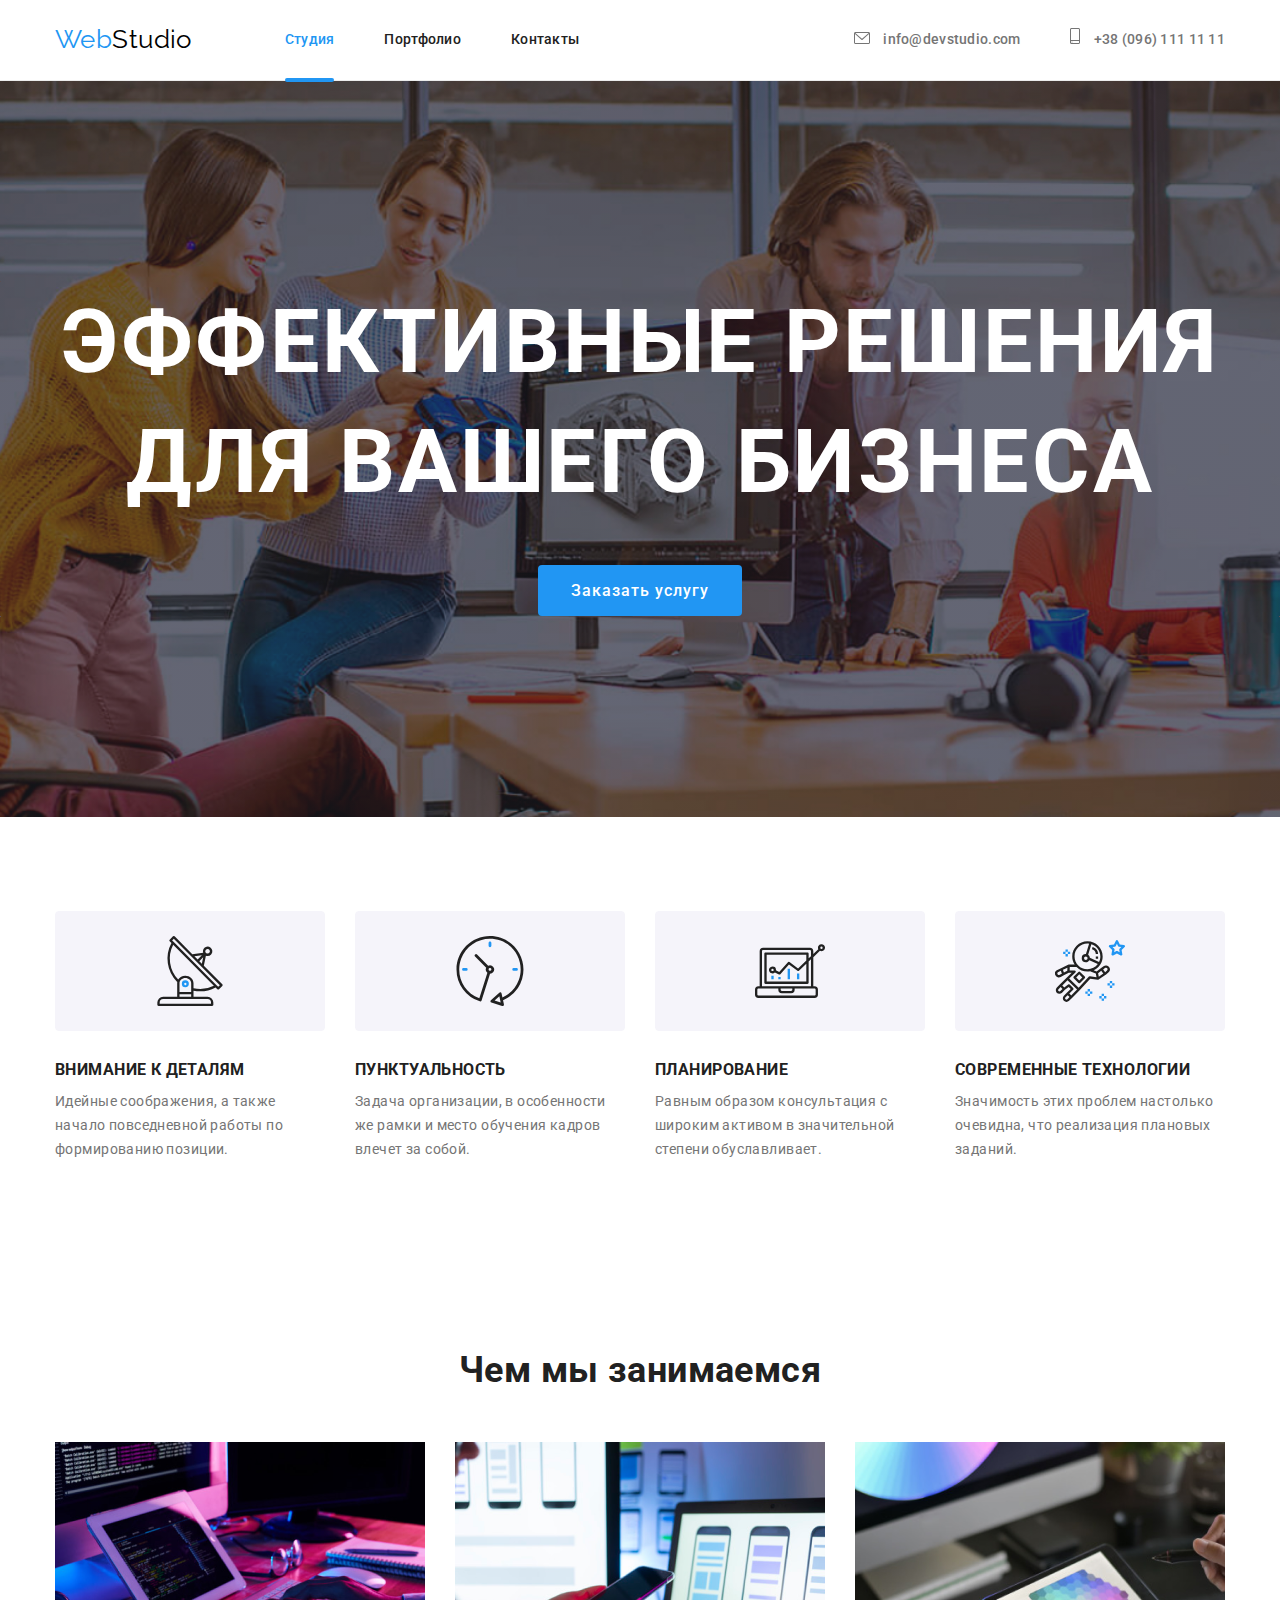
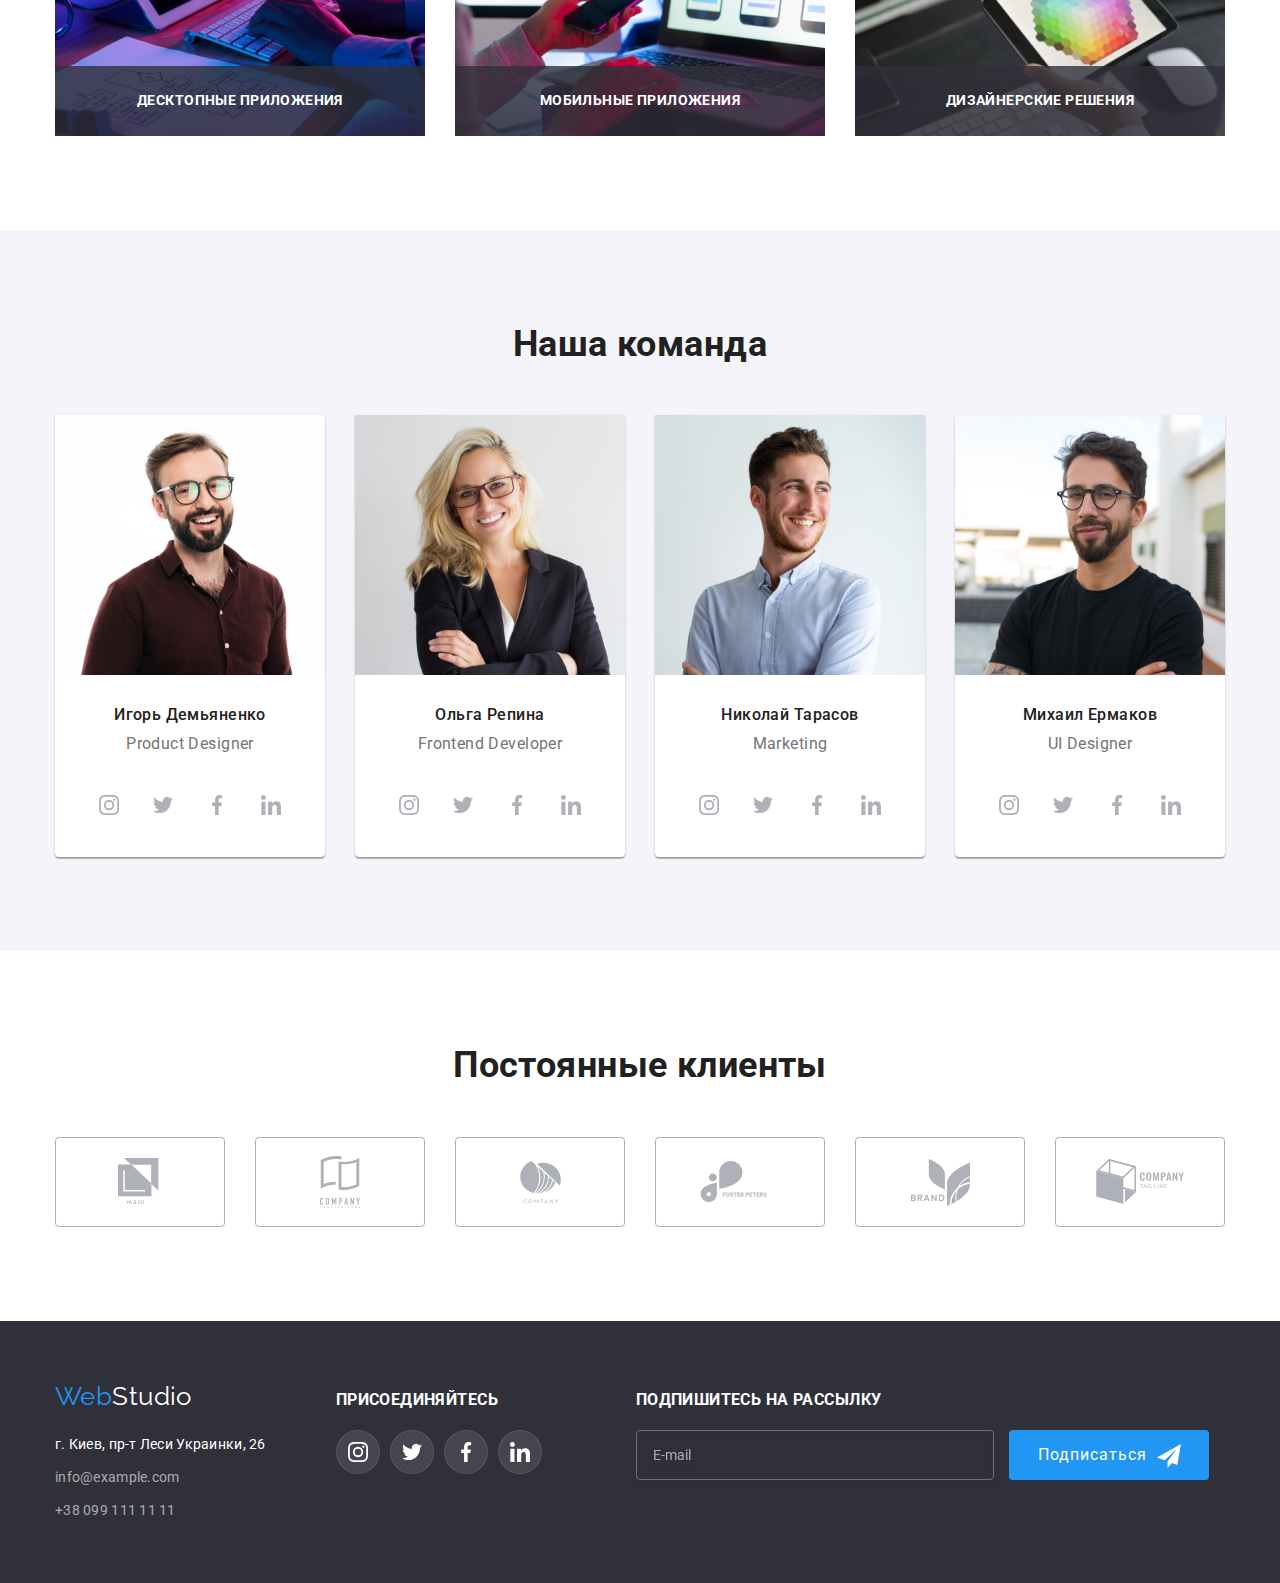
<file: index.html>
<!DOCTYPE html>
<html lang="en">

<head>
  <meta charset="UTF-8" />
  <link href="https://fonts.googleapis.com/css2?family=Raleway:wght@700&family=Roboto:wght@400;500;700;900&display=swap"
    rel="stylesheet">
  <link href="https://cdnjs.cloudflare.com/ajax/libs/modern-normalize/1.0.0/modern-normalize.min.css" rel="stylesheet">
  <title>main</title>
  <link rel="stylesheet" href="./css/general.min.css">
  <link rel="stylesheet" href="./css/main.min.css">
  <link rel="stylesheet" href="./css/portfolio.min.css">
</head>

<body class="page">
  <!--top line-->
  <header class="page-header">
    <div class="container flex">
      <nav class="page-nav flexbox">
        <!-- logo -->
        <a href="./index.html" class="logo"><span class="logo__third">Web</span><span class="logo__primary">Studio</span></a>
        <!--menu-nav-->
        <ul class="site-navigation list flexbox">
          <li class="site-navigation__item"><a href="" class="site-navigation__link site-navigation__link--current link">Студия</a></li>
          <li class="site-navigation__item"><a href="./portfolio.html" class="site-navigation__link link">Портфолио</a></li>
          <li class="site-navigation__item"><a href="#" class="site-navigation__link link">Контакты</a></li>
        </ul>
      </nav>
        <!--contact-->
      <address class="contact-header">
        <ul class="contact list flexbox">
          <li class="contact__item">
            <a href="mailto:info@devstudio.com" class="contact__link link">
              <svg class="contact__mail-icon" width="16" height="12">
                <use href="./images/icons/sprite.svg#envelope"></use>
              </svg>
              info@devstudio.com
            </a>
          </li>
          <li class="contact__item">
            <a href="tel:+380961111111" class="contact__link link">
              <svg class="contact__phone-icon" width="10" height="16">
                <use href="./images/icons/sprite.svg#smartphone"></use>
              </svg>
              +38 (096) 111 11 11
            </a>
          </li>
        </ul>
      </address>
    </div>
  </header>

  <main>
    <!-- site header -->
    <!-- Эффективные решения для вашего бизнеса -->
    <section class="solution">
      <div class="solution-container">
        <h1 class="solution__title">Эффективные решения </br> для вашего бизнеса</h1>
        <button class="btn-primary solution__btn-primary button " data-modal-open>Заказать услугу</button>
      </div>
    </section>

    <!--Особенности-->
    <section class="feature section">
      <div class="container">
        <h2 class="visually-hidden">Особенности</h2>
        <ul class="features list flexbox">
          <li class="features__item">
            <div class="features__features-icon">
              <svg class="features__icon-antenna">
                <use href="./images/icons/sprite.svg#antenna"></use>
              </svg>
            </div>
            <h3 class="features__title">Внимание к деталям</h3>
            <p class="features__text">Идейные соображения, а также начало повседневной работы по формированию позиции.
            </p>
          </li>
          <li class="features__item">
            <div class="features__features-icon">
              <svg class="features__icon-clock">
                <use href="./images/icons/sprite.svg#clock"></use>
              </svg>
            </div>
            <h3 class="features__title">Пунктуальность</h3>
            <p class="features__text">Задача организации, в особенности же рамки и место обучения кадров влечет за собой.
            </p>
          </li>
          <li class="features__item">
            <div class="features__features-icon">
              <svg class="features__icon-diagram">
                <use href="./images/icons/sprite.svg#diagram"></use>
              </svg>
            </div>
            <h3 class="features__title">Планирование</h3>
            <p class="features__text">Равным образом консультация с широким активом в значительной степени обуславливает.
            </p>
          </li>
          <li class="features__item">
            <div class="features__features-icon">
              <svg class="features__icon-astronaut">
                <use href="./images/icons/sprite.svg#astronaut"></use>
              </svg>
            </div>
            <h3 class="features__title">Современные технологии</h3>
            <p class="features__text">Значимость этих проблем настолько очевидна, что реализация плановых заданий.</p>
          </li>
        </ul>
      </div>
    </section>

    <!--Чем мы занимаемся-->
    <section class="work section">
      <div class="container">
        <h2 class="work__title">Чем мы занимаемся</h2>
        <ul class="works list flexbox">
          <li class="works__item">
            <div class="works__thumb">
              <img src="./images/work-section/img/img01.png" alt="фото разработка приложения" width="370" height="294">
              <p class="works__label">Десктопные приложения</p>
            </div>
          </li>
          <li class="works__item">
            <div class="works__thumb">
              <img src="./images/work-section/img/img02.png" alt=" фото оформление дизайна приложения" width="370"
                height="294">
              <p class="works__label">Мобильные приложения</p>
          </li>
          <li class="works__item">
            <div class="works__thumb">
              <img src="./images/work-section/img/img03.png" alt="фото цветовая гамма приложения" width="370"
                height="294">
              <p class="works__label">Дизайнерские решения</p>
            </div>
          </li>
        </ul>
      </div>
    </section>

    <!--Наша команда-->
    <section class="our-team section">
      <div class="container">
        <h2 class="our-team__title">Наша команда</h2>
        <ul class="ours-teams list flexbox">
          <li class="ours-teams__item">
            <img src="./images/our-team-section/img/img04.jpg" alt="фотография Игоря Демьяненка" width="270" height="260"
              class="image">
            <h3 class="ours-teams__title">Игорь Демьяненко</h3>
            <p class="ours-teams__text">Product Designer</p>
            <ul class="socials list flexbox">
              <li class="socials__item">
                <a class="socials__link">
                  <svg class="socials__icon">
                    <use href="./images/icons/sprite.svg#instagram"></use>
                  </svg>
                </a>
              </li>
              <li class="socials__item">
                <a class="socials__link">
                  <svg class="socials__icon">
                    <use href="./images/icons/sprite.svg#twitter"></use>
                  </svg>
                </a>
              </li>
              <li class="socials__item">
                <a class="socials__link">
                  <svg class="socials__icon">
                    <use href="./images/icons/sprite.svg#facebook"></use>
                  </svg>
                </a>
              </li>
              <li class="socials__item">
                <a class="socials__link">
                  <svg class="socials__icon">
                    <use href="./images/icons/sprite.svg#linkedin"></use>
                  </svg>
                </a>
              </li>
            </ul>
          </li>
          <li class="ours-teams__item">
            <img src="./images/our-team-section/img/img05.jpg" alt="фотография Ольги Репиной" width="270" height="260"
              class="image">
            <h3 class="ours-teams__title">Ольга Репина</h3>
            <p class="ours-teams__text">Frontend Developer</p>
            <ul class="socials list flexbox">
              <li class="socials__item">
                <a class="socials__link">
                  <svg class="socials__icon">
                    <use href="./images/icons/sprite.svg#instagram"></use>
                  </svg>
                </a>
              </li>
              <li class="socials__item">
                <a class="socials__link">
                  <svg class="socials__icon">
                    <use href="./images/icons/sprite.svg#twitter"></use>
                  </svg>
                </a>
              </li>
              <li class="socials__item">
                <a class="socials__link">
                  <svg class="socials__icon">
                    <use href="./images/icons/sprite.svg#facebook"></use>
                  </svg>
                </a>
              </li>
              <li class="socials__item">
                <a class="socials__link">
                  <svg class="socials__icon">
                    <use href="./images/icons/sprite.svg#linkedin"></use>
                  </svg>
                </a>
              </li>
            </ul>
          </li>
          <li class="ours-teams__item">
            <img src="./images/our-team-section/img/img06.jpg" alt="фотография Николая Тарасова" width="270" height="260"
              class="image">
            <h3 class="ours-teams__title">Николай Тарасов</h3>
            <p class="ours-teams__text">Marketing</p>
            <ul class="socials list flexbox">
              <li class="socials__item">
                <a class="socials__link">
                  <svg class="socials__icon">
                    <use href="./images/icons/sprite.svg#instagram"></use>
                  </svg>
                </a>
              </li>
              <li class="socials__item">
                <a class="socials__link">
                  <svg class="socials__icon">
                    <use href="./images/icons/sprite.svg#twitter"></use>
                  </svg>
                </a>
              </li>
              <li class="socials__item">
                <a class="socials__link">
                  <svg class="socials__icon">
                    <use href="./images/icons/sprite.svg#facebook"></use>
                  </svg>
                </a>
              </li>
              <li class="socials__item">
                <a class="socials__link">
                  <svg class="socials__icon">
                    <use href="./images/icons/sprite.svg#linkedin"></use>
                  </svg>
                </a>
              </li>
            </ul>
          </li>
          <li class="ours-teams__item">
            <img src="./images/our-team-section/img/img07.jpg" alt="фотография Михаила Ермакова" width="270" height="260"
              class="image">
            <h3 class="ours-teams__title">Михаил Ермаков</h3>
            <p class="ours-teams__text">UI Designer</p>
            <ul class="socials list flexbox">
              <li class="socials__item">
                <a class="socials__link">
                  <svg class="socials__icon">
                    <use href="./images/icons/sprite.svg#instagram"></use>
                  </svg>
                </a>
              </li>
              <li class="socials__item">
                <a class="socials__link">
                  <svg class="socials__icon">
                    <use href="./images/icons/sprite.svg#twitter"></use>
                  </svg>
                </a>
              </li>
              <li class="socials__item">
                <a class="socials__link">
                  <svg class="socials__icon">
                    <use href="./images/icons/sprite.svg#facebook"></use>
                  </svg>
                </a>
              </li>
              <li class="socials__item">
                <a class="socials__link">
                  <svg class="socials__icon">
                    <use href="./images/icons/sprite.svg#linkedin"></use>
                  </svg>
                </a>
              </li>
            </ul>
          </li>
        </ul>
      </div>
    </section>

    <!--Постоянные клиенты-->
    <section class="costumer section">
      <div class="container">
        <h2 class="costumer__title">Постоянные клиенты</h2>
        <ul class="costumers flexbox list">
          <li class="costumers__item">
            <a href="#" class="costumers__link">
              <svg class="costumers__icon" width="44.27" height="49.23">
                <use href="./images/icons/sprite.svg#logo 1"></use>
              </svg>
            </a>
          </li>
          <li class="costumers__item">
            <a href="#" class="costumers__link">
              <svg class="costumers__icon" width="40" height="52">
                <use href="./images/icons/sprite.svg#logo 2"></use>
              </svg>
            </a>
          </li>
          <li class="costumers__item">
            <a href="#" class="costumers__link">
              <svg class="costumers__icon" width="41" height="42.6">
                <use href="./images/icons/sprite.svg#logo 3"></use>
              </svg>
            </a>
          </li>
          <li class="costumers__item">
            <a href="#" class="costumers__link">
              <svg class="costumers__icon" width="79.66" height="42.02">
                <use href="./images/icons/sprite.svg#logo 4"></use>
              </svg>
            </a>
          </li>
          <li class="costumers__item">
            <a href="#" class="costumers__link">
              <svg class="costumers__icon" width="59" height="47">
                <use href="./images/icons/sprite.svg#logo 5"></use>
              </svg>
            </a>
          </li>
          <li class="costumers__item">
            <a href="#" class="costumers__link">
              <svg class="costumers__icon" width="88.48" height="45.44">
                <use href="./images/icons/sprite.svg#logo 6"></use>
              </svg>
            </a>
          </li>
        </ul>
      </div>
    </section>
  </main>
  <!--footer-->
  <footer class="footer fon">

  <div class="container flexbox footer-content">
    <div class="box-location box-footer">
      <a href="./index.html" class="logo footer__logo"><span class="logo__third">Web</span><span
          class="logo__secondary">Studio</span>
      </a>
      <address class="location-footer flexbox">
        <p class="location-footer__text link">г. Киев, пр-т Леси Украинки, 26</p>
        <a href="mailto:info@example.com" class="location-footer__link link">info@example.com</a>
        <a href=" tel:+380991111111" class="location-footer__link link">+38 099 111 11 11</a>
      </address>
    </div>

    <div class="box-socseti box-footer">
      <h3 class="box-socseti__title">присоединяйтесь</h3>
      <ul class="social-footer list flexbox">
        <li class="social-footer__item">
          <a href="https://www.instagram.com" class="social-footer-link" aria-label="ссылка на instagram">
            <svg class="social-footer__icon">
              <use href="./images/icons/sprite.svg#instagram"></use>
            </svg>
          </a>
        </li>
        <li class="social-footer__item">
          <a href="https://twitter.com" class="social-footer-link" aria-label="ссылка на twitter">
            <svg class="social-footer__icon">
              <use href="./images/icons/sprite.svg#twitter"></use>
            </svg>
          </a>
        </li>
        <li class="social-footer__item">
          <a href="https://www.facebook.com" class="social-footer-link" aria-label="ссылка на facebook">
            <svg class="social-footer__icon">
              <use href="./images/icons/sprite.svg#facebook"></use>
            </svg>
          </a>
        </li>
        <li class="social-footer__item">
          <a href="https://www.linkedin.com" class="social-footer-link" aria-label="ссылка на linkedin">
            <svg class="social-footer__icon">
              <use href="./images/icons/sprite.svg#linkedin"></use>
            </svg>
          </a>
        </li>
      </ul>
    </div>

      <!-- оформление form в footer -->
      <form class="footer-form">
        <h3 class="footer-form__title-form">Подпишитесь на рассылку</h3>
        <input type="email" name="user-email" class="footer-form__input" placeholder="E-mail" />
        <button type="submit" class="btn-footer footer-form__btn-footer button">Подписаться</button>
      </form>
    </div>
  </footer>
  <!-- модальное окно -->
  <div class="backdrop is-hidden" data-modal>
    <div class="modal">
      <button class="close-btn" data-modal-close>
        <svg class="close-icon" width="18" height="18">
          <use href="./images/icons/sprite.svg#close"></use>
        </svg>
      </button>
      <!--оформление формы модального окна-->
      <h3 class="modal__title">Оставьте свои данные, мы вам перезвоним</h3>
      <form id="form" class="form">
        <!-- Запись данных пользователя -->
        <label for="name" class="form__label">
          Имя
          <input type="text" id="name" name="user-name" class="form_input" placeholder="введите имя" value="Алексей" />
          <svg class="form__icon">
            <use href="./images/icons/sprite.svg#person"></use>
          </svg>
        </label>

        <label for="phone" class="form__label">
          Телефон
          <input type="tel" id="phone" name="user-phone" class="form_input" placeholder="введите телефон"
            value="+38(0)" />
          <svg class="form__icon">
            <use href="./images/icons/sprite.svg#phone"></use>
          </svg>
        </label>

        <label for="mail" class="form__label">
          Почта
          <input type="email" id="mail" name="user-email" class="form_input" placeholder="введите почту"
            value="123456@ukr.net" />
          <svg class="form__icon">
            <use href="./images/icons/sprite.svg#email"></use>
          </svg>
        </label>
        <!-- Коментарий -->
        <label for="comments" class="comment-form">
          Комментарий
          <textarea id="comments" name="comment" class="form__textarea form_input"
            placeholder="Введите текст">
          </textarea>
        </label>
        <!-- Чекбокс -->
        <label for="agree" class="form__checkbox">
          <input type="checkbox" id="agree" name="agreement" class="form__custom">
          <span class="form__checkbox-icon"></span> Соглашаюсь с рассылкой и принимаю <a href="" class="form__checkbox-link">Условия
            договора</a>
        </label>
        <!-- Кнопка формы-->
        <button type="submit" class="btn-form form__btn-form button ">Отправить</button>
      </form>
    </div>
  </div>
  <script src="./js/modal.js"></script>
</body>

</html>
</file>
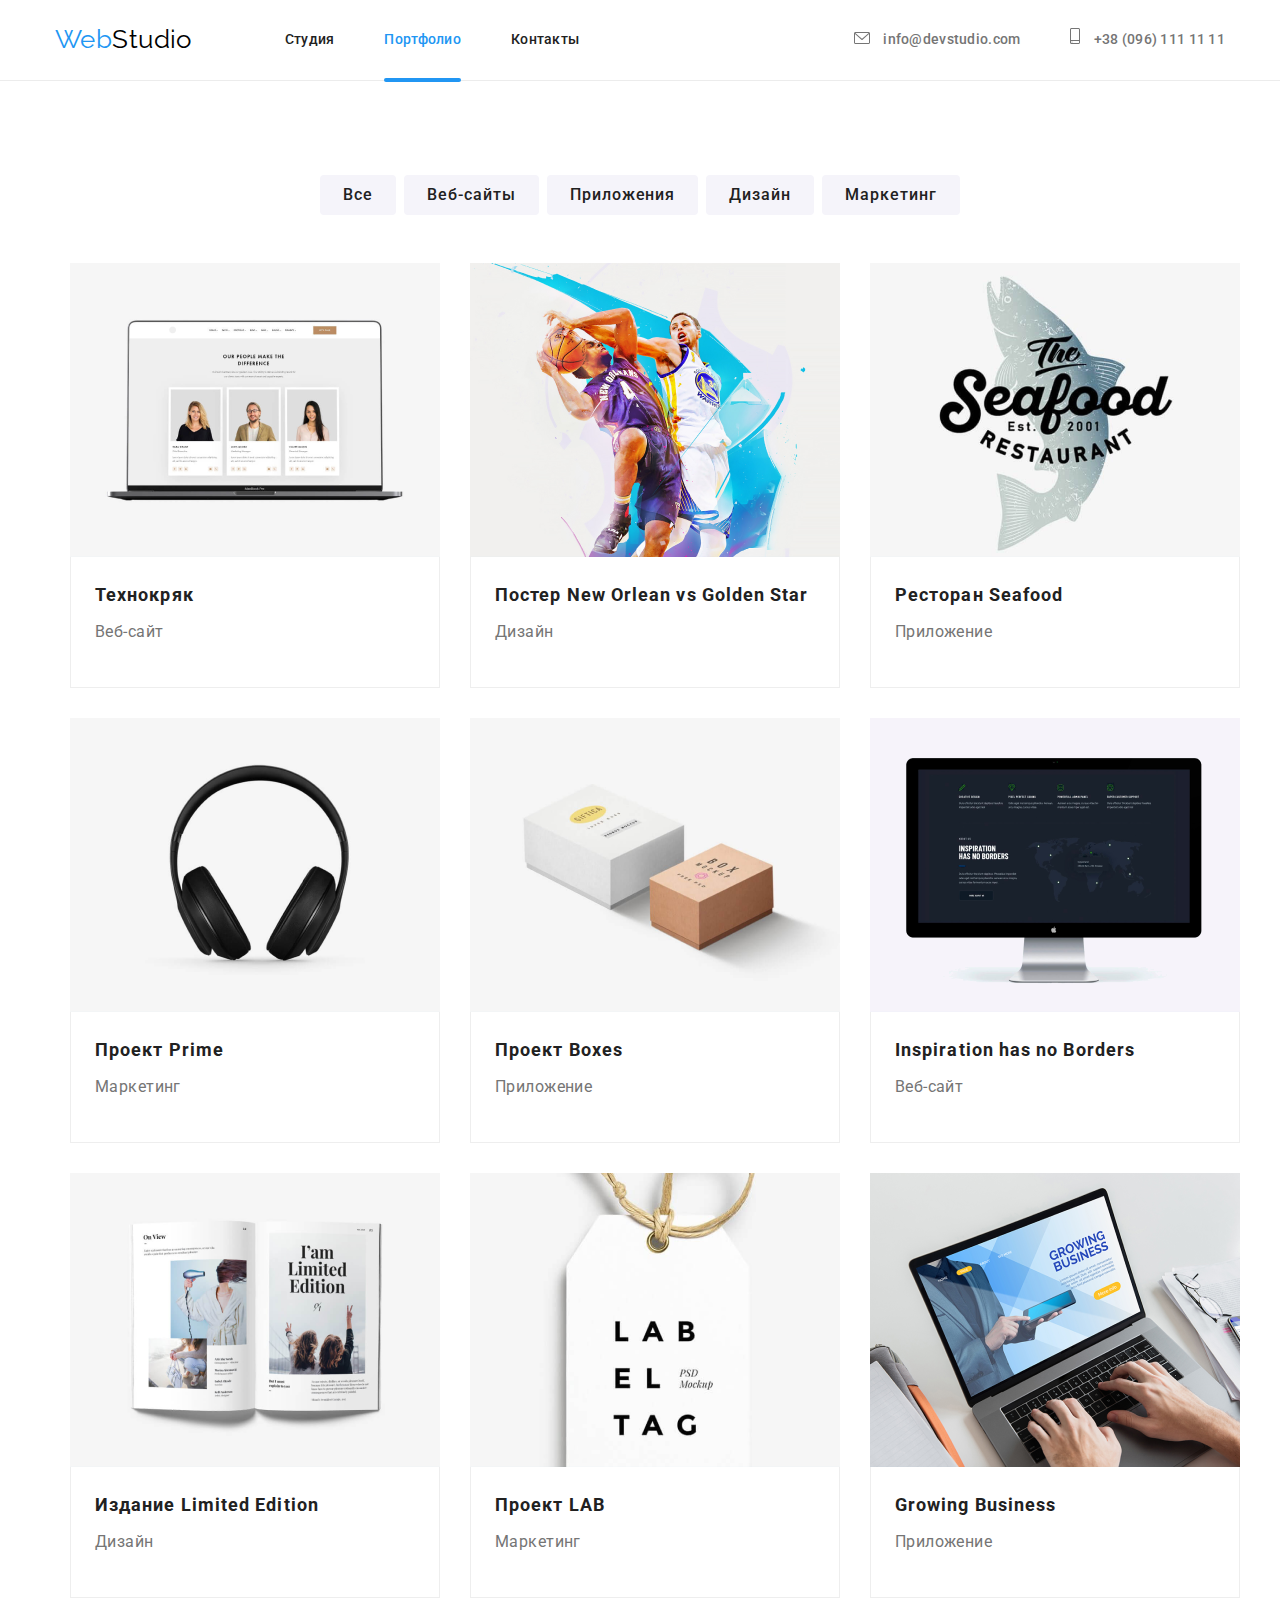
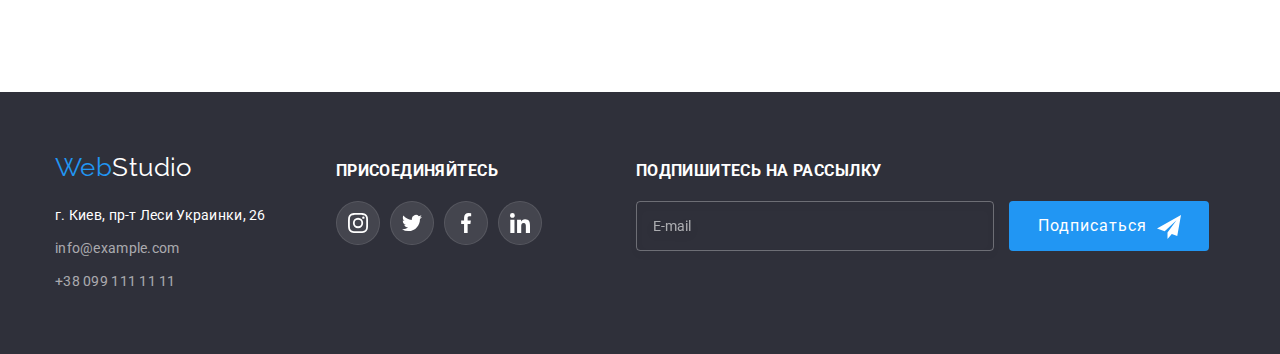
<file: portfolio.html>
<!DOCTYPE html>
<html lang="en">

<head>
  <link href="https://fonts.googleapis.com/css2?family=Raleway:wght@700&family=Roboto:wght@400;500;700;900&display=swap"
    rel="stylesheet">
  <link href="https://cdnjs.cloudflare.com/ajax/libs/modern-normalize/1.0.0/modern-normalize.min.css" rel="stylesheet">
  <title>portfolio</title>
  <meta charset="UTF-8" />
  <link rel="stylesheet" href="./css/general.css">
  <link rel="stylesheet" href="./css/main.css">
  <link rel="stylesheet" href="./css/portfolio.css">
</head>

<body class="page">
  <h1 class="visually-hidden">Шапка сайта</h1>
  <!--top line-->
  <header class="page-header">
    <div class="container flex">
      <nav class="page-nav flexbox">
        <!-- logo -->
        <a href="./index.html" class="logo"><span class="logo__third">Web</span><span
            class="logo__primary">Studio</span></a>
        <!--menu-nav-->
        <ul class="site-navigation list flexbox">
          <li class="site-navigation__item"><a href="./index.html" class="site-navigation__link link">Студия</a></li>
          <li class="site-navigation__item"><a href="" class="site-navigation__link site-navigation__link--current link">Портфолио</a></li>
          <li class="site-navigation__item"><a href="#" class="site-navigation__link link">Контакты</a></li>
        </ul>
      </nav>
      <!--contact-->
      <address class="contact-header">
        <ul class="contact list flexbox">
          <li class="contact__item">
            <a href="mailto:info@devstudio.com" class="contact__link link">
              <svg class="contact__mail-icon" width="16" height="12">
                <use href="./images/icons/sprite.svg#envelope"></use>
              </svg>
              info@devstudio.com
            </a>
          </li>
          <li class="contact__item">
            <a href="tel:+380961111111" class="contact__link link">
              <svg class="contact__phone-icon" width="10" height="16">
                <use href="./images/icons/sprite.svg#smartphone"></use>
              </svg>
              +38 (096) 111 11 11
            </a>
          </li>
        </ul>
      </address>
    </div>
  </header>


  <main class="portfolio">
    <!--Верхняя строка меню-->
    <div class="container">
        <section class="portfol">
        
            <h2 class="visually-hidden">Верхняя строка меню</h2>
            <!--menu-nav-->
            <ul class="menu list flexbox">
              <li class="menu__item">
                <button class="btn-secondary menu__btn-secondary button ">Все</button>
              </li>
              <li class="menu__item">
                <button class="btn-secondary menu__btn-secondary button">Веб-сайты</button>
              </li>
              <li class="menu__item">
                <button class="btn-secondary menu__btn-secondary button">Приложения</button>
              </li>
              <li class="menu__item">
                <button class="btn-secondary menu__btn-secondary button">Дизайн</button>
              </li>
              <li class="menu__item">
                <button class="btn-secondary menu__btn-secondary button">Маркетинг</button>
              </li>
            </ul>
        </section>

        <!--Наши проекты-->
        <section class="project">
          <div class="container">
            <h2 class="visually-hidden">Наши возможностит</h2>
            <ul class="projects list flexbox">
              <li class="projects__item">
                <a href="#" class="projects__link">
                  <div class="projects__box">
                    <img src="./images/project-section/img/img08.png"
                      alt="картинка ноутбука с отображением на экране с фотографий нашей команды" width="370"
                      height="294">
                    <div class="projects__overlay">
                      <p class="projects__overlay-text">
                        Технокряк это современная
                        площадка распространения
                        коронавируса. Компании
                        используют эту платформу для
                        цифрового шпионажа и атак на
                        защищённые сервера конкурентов.
                      </p>
                    </div>
                  </div>
                  <div class="projects__card">
                    <h3 class="projects__title">Технокряк</h3>
                    <p class="projects__text">Веб-сайт</p>
                  </div>
                </a>
              </li>
              <li class="projects__item">
                <a class="projects__link">
                  <div class="projects__box">
                    <img src="./images/project-section/img/img09.png" alt="картинка борьба двух баскетболистов"
                      width="370" height="294">
                    <div class="projects__overlay">
                      <p class="projects__overlay-text">
                        Технокряк это современная
                        площадка распространения
                        коронавируса. Компании
                        используют эту платформу для
                        цифрового шпионажа и атак на
                        защищённые сервера конкурентов.
                      </p>
                    </div>
                  </div>
                  <div class="projects__card">
                    <h3 class="projects__title">Постер New Orlean vs Golden Star</h3>
                    <p class="projects__text">Дизайн</p>
                  </div>
                </a>
              </li>
              <li class="projects__item">
                <a class="projects__link">
                  <div class="projects__box">
                    <img src="./images/project-section/img/img10.png" alt="картинка логотип рексторана Seafood"
                      width="370" height="294">
                    <div class="projects__overlay">
                      <p class="projects__overlay-text">
                        Технокряк это современная
                        площадка распространения
                        коронавируса. Компании
                        используют эту платформу для
                        цифрового шпионажа и атак на
                        защищённые сервера конкурентов.
                      </p>
                    </div>
                  </div>
                  <div class="projects__card">
                    <h3 class="projects__title">Ресторан Seafood</h3>
                    <p class="projects__text">Приложение</p>
                  </div>
                </a>
              </li>
              <li class="projects__item">
                <a class="projects__link">
                  <div class="projects__box">
                    <img src="./images/project-section/img/img11.png" alt="картинка наушников" width="370" height="294">
                    <div class="projects__overlay">
                      <p class="projects__overlay-text">
                        Технокряк это современная
                        площадка распространения
                        коронавируса. Компании
                        используют эту платформу для
                        цифрового шпионажа и атак на
                        защищённые сервера конкурентов.
                      </p>
                    </div>
                  </div>
                  <div class="projects__card">
                    <h3 class="projects__title">Проект Prime</h3>
                    <p class="projects__text">Маркетинг</p>
                  </div>
                </a>
              </li>
              <li class="projects__item">
                <a class="projects__link">
                  <div class="projects__box">
                    <img src="./images/project-section/img/img12.png" alt="картинка двух разноцветных коробок"
                      width="370" height="294">
                    <div class="projects__overlay">
                      <p class="projects__overlay-text">
                        Технокряк это современная
                        площадка распространения
                        коронавируса. Компании
                        используют эту платформу для
                        цифрового шпионажа и атак на
                        защищённые сервера конкурентов.
                      </p>
                    </div>
                  </div>
                  <div class="projects__card">
                    <h3 class="projects__title">Проект Boxes</h3>
                    <p class="projects__text">Приложение</p>
                  </div>
                </a>
              </li>
              <li class="projects__item">
                <a class="projects__link">
                  <div class="projects__box">
                    <img src="./images/project-section/img/img13.png"
                      alt="картинка монитора с отображением на экране материка" width="370" height="294">
                    <div class="projects__overlay">
                      <p class="projects__overlay-text">
                        Технокряк это современная
                        площадка распространения
                        коронавируса. Компании
                        используют эту платформу для
                        цифрового шпионажа и атак на
                        защищённые сервера конкурентов.
                      </p>
                    </div>
                  </div>
                  <div class="projects__card">
                    <h3 class="projects__title">Inspiration has no Borders</h3>
                    <p class="projects__text">Веб-сайт</p>
                  </div>
                </a>
              </li>
              <li class="projects__item">
                <a class="projects__link">
                  <div class="projects__box">
                    <img src="./images/project-section/img/img14.png" alt="картинка книги открытой на середине"
                      width="370" height="294">
                    <div class="projects__overlay">
                      <p class="projects__overlay-text">
                        Технокряк это современная
                        площадка распространения
                        коронавируса. Компании
                        используют эту платформу для
                        цифрового шпионажа и атак на
                        защищённые сервера конкурентов.
                      </p>
                    </div>
                  </div>
                  <div class="projects__card">
                    <h3 class="projects__title">Издание Limited Edition</h3>
                    <p class="projects__text">Дизайн</p>
                  </div>
                </a>
              </li>
              <li class="projects__item">
                <a class="projects__link">
                  <div class="projects__box">
                    <img src="./images/project-section/img/img15.png" alt="картинка бирки" width="370" height="294">
                    <div class="projects__overlay">
                      <p class="projects__overlay-text">
                        Технокряк это современная
                        площадка распространения
                        коронавируса. Компании
                        используют эту платформу для
                        цифрового шпионажа и атак на
                        защищённые сервера конкурентов.
                      </p>
                    </div>
                  </div>
                  <div class="projects__card">
                    <h3 class="projects__title">Проект LAB</h3>
                    <p class="projects__text">Маркетинг</p>
                  </div>
                </a>
              </li>
              <li class="projects__item">
                <a class="projects__link">
                  <div class="projects__box">
                    <img src="./images/project-section/img/img16.png" alt="картинка ноутбука" width="370" height="294">
                    <div class="projects__overlay">
                      <p class="projects__overlay-text">
                        Технокряк это современная
                        площадка распространения
                        коронавируса. Компании
                        используют эту платформу для
                        цифрового шпионажа и атак на
                        защищённые сервера конкурентов.
                      </p>
                    </div>
                  </div>
                  <div class="projects__card">
                    <h3 class="projects__title">Growing Business</h3>
                    <p class="projects__text">Приложение</p>
                  </div>
                </a>
              </li>
            </ul>
          </div>
        </section>
    </div>
  </main>

      <!--footer-->
  <footer class="footer fon">

    <div class="container flexbox footer-content">
      <div class="box-location box-footer">
        <a href="./index.html" class="logo footer__logo"><span class="logo__third">Web</span><span
            class="logo__secondary">Studio</span>
        </a>
        <address class="location-footer flexbox">
          <p class="location-footer__text link">г. Киев, пр-т Леси Украинки, 26</p>
          <a href="mailto:info@example.com" class="location-footer__link link">info@example.com</a>
          <a href=" tel:+380991111111" class="location-footer__link link">+38 099 111 11 11</a>
        </address>
      </div>

      <div class="box-socseti box-footer">
        <h3 class="box-socseti__title">присоединяйтесь</h3>
        <ul class="social-footer list flexbox">
          <li class="social-footer__item">
            <a href="https://www.instagram.com" class="social-footer-link" aria-label="ссылка на instagram">
              <svg class="social-footer__icon">
                <use href="./images/icons/sprite.svg#instagram"></use>
              </svg>
            </a>
          </li>
          <li class="social-footer__item">
            <a href="https://twitter.com" class="social-footer-link" aria-label="ссылка на twitter">
              <svg class="social-footer__icon">
                <use href="./images/icons/sprite.svg#twitter"></use>
              </svg>
            </a>
          </li>
          <li class="social-footer__item">
            <a href="https://www.facebook.com" class="social-footer-link" aria-label="ссылка на facebook">
              <svg class="social-footer__icon">
                <use href="./images/icons/sprite.svg#facebook"></use>
              </svg>
            </a>
          </li>
          <li class="social-footer__item">
            <a href="https://www.linkedin.com" class="social-footer-link" aria-label="ссылка на linkedin">
              <svg class="social-footer__icon">
                <use href="./images/icons/sprite.svg#linkedin"></use>
              </svg>
            </a>
          </li>
        </ul>
      </div>
      <!-- оформление form в footer -->
      <form class="footer-form">
        <h3 class="footer-form__title-form">Подпишитесь на рассылку</h3>
        <input type="email" name="user-email" class="footer-form__input" placeholder="E-mail" />
        <button type="submit" class="btn-footer footer-form__btn-footer button">Подписаться</button>
      </form>
    </div>
  </footer>
</body>

</html>
</file>
<file: css/general.css>
@charset "UTF-8";
.html {
  box-sizing: border-box;
}

*,
*::before,
*::after {
  box-sizing: border-box;
}

.page {
  color: #757575;
  font-family: Roboto, sans-serif;
  font-style: normal;
  font-weight: 400;
  font-size: 14px;
  line-height: 1.7;
  letter-spacing: 0.03em;
}

img {
  display: block;
  max-width: 100%;
  height: auto;
}

a {
  text-decoration: none;
}

.container {
  width: 1200px;
  margin-left: auto;
  margin-right: auto;
  padding-left: 15px;
  padding-right: 15px;
}

.flexbox {
  display: flex;
}

.flex {
  display: flex;
  justify-content: space-between;
  align-items: center;
}

.list {
  padding: 0;
  margin: 0;
  list-style: none;
}

.link {
  font-family: inherit;
  font-weight: 500;
  font-style: normal;
  font-size: 14px;
  line-height: 1.14;
  letter-spacing: 0.02em;
}

.\visually-hidden:not(:focus):not(:active),
input[type="checkbox"].visually-hidden,
input[type="radio"].visually-hidden {
  position: absolute;
  width: 1px;
  height: 1px;
  margin: -1px;
  border: 0;
  padding: 0;
  white-space: nowrap;
  clip-path: inset(100%);
  clip: rect(0 0 0 0);
  overflow: hidden;
}

.fon {
  background-color: #2f303a;
}

.page-header {
  padding-top: 24px;
  padding-bottom: 25px;
  background-color: #ffffff;
  border-bottom: 1px solid #ECECEC;
}

.page-nav {
  align-items: center;
}

.button {
  border-radius: 4px;
  font-weight: 500;
  font-size: 16px;
  line-height: 1.87;
  letter-spacing: 0.06em;
  color: #ffffff;
  background-color: #2196f3;
}

.logo {
  font-family: Raleway, sans-serif;
  font-size: 26px;
  line-height: 1.2;
  text-decoration: none;
}

.logo__primary {
  color: #000000;
}

.logo__secondary {
  color: #ffffff;
}

.logo__third {
  color: #2196f3;
}

.footer__logo {
  display: inline-block;
}

.site-navigation {
  margin-left: 93px;
}

.site-navigation__item + .site-navigation__item {
  margin-left: 50px;
}

.site-navigation__link {
  display: block;
  color: #212121;
}

.site-navigation__link:hover,
.site-navigation__link:focus {
  color: #2196f3;
}

.site-navigation__link--current {
  color: #2196f3;
}

.site-navigation__link {
  position: relative;
}

.site-navigation__link--current::after {
  position: absolute;
  left: 0;
  bottom: -34px;
  content: "";
  width: 100%;
  height: 4px;
  background-color: #2196f3;
  border-radius: 2px;
}

.contact-header {
  padding: 0;
  margin-left: 0;
}

.contact__item + .contact__item {
  margin-left: 50px;
}

.contact__link {
  color: #757575;
}

.contact__link:hover, .contact__link:focus {
  color: #2196f3;
}

.contact__mail-icon,
.contact__phone-icon {
  fill: #757575;
  margin-right: 10px;
}

.contact__link:hover .contact__mail-icon,
.contact__link:focus .contact__mail-icon {
  fill: #2196f3;
}

.contact__link:hover .contact__phone-icon,
.contact__link:focus .contact__phone-icon {
  fill: #2196f3;
}

.footer-content {
  align-items: baseline;
}

.box-footer:not(:last-child) {
  margin-right: 70px;
}

.location-footer {
  margin-top: 20px;
  flex-direction: column;
  justify-content: flex-end;
}

.location-footer .location-footer__text,
.location-footer .location-footer__link {
  margin-top: 0;
  margin-bottom: 9px;
  color: #ffffff;
  font-weight: 400;
  line-height: 1.71;
  text-decoration: none;
}

.location-footer .location-footer__link {
  display: block;
  color: rgba(255, 255, 255, 0.6);
  transition: opacity 250ms cubic-bezier(0.4, 0, 0.2, 1);
}

.location-footer__link:last-child {
  margin-bottom: 0;
}

.footer {
  padding-top: 60px;
  padding-bottom: 60px;
}

.footer-content {
  align-items: baseline;
}

.box-footer:not(:last-child) {
  margin-right: 70px;
}

.box-socseti {
  display: block;
}

.box-socseti__title {
  margin: 0;
  color: #ffffff;
  font-weight: 700;
  line-height: 1.14;
  text-decoration: none;
  text-transform: uppercase;
}

.social-footer {
  margin-top: 20px;
  justify-content: flex-start;
}

.social-footer__item:not(:last-child) {
  margin-right: 10px;
}

.social-footer-link {
  display: flex;
  justify-content: center;
  align-items: center;
  width: 44px;
  height: 44px;
  background-color: rgba(255, 255, 255, 0.1);
  border: 1px solid rgba(255, 255, 255, 0.1);
  border-radius: 50%;
  transition: opacity 250ms cubic-bezier(0.4, 0, 0.2, 1);
}

.social-footer-link:hover,
.social-footer-link:focus {
  background-color: #2196f3;
}

.social-footer-link:hover .social-footer__icon,
.social-footer-link:focus .social-footer__icon {
  fill: #ffffff;
}

.social-footer__icon {
  width: 20px;
  height: 20px;
  fill: #ffffff;
}

/*оформление form в footer*/
.footer-form {
  padding-top: 0;
  padding-bottom: 0;
  margin-left: 24px;
}

.footer-form__title-form {
  margin-top: 0;
  margin-bottom: 20px;
  color: #ffffff;
  font-weight: 700;
  line-height: 1.14;
  text-decoration: none;
  text-transform: uppercase;
}

.footer-form__input {
  width: 358px;
  height: 50px;
  padding-top: 15px;
  padding-bottom: 15px;
  padding-left: 16px;
  background-color: transparent;
  color: rgba(255, 255, 255, 0.3);
  border: 1px solid rgba(255, 255, 255, 0.3);
  filter: drop-shadow(0px 4px 4px rgba(0, 0, 0, 0.15));
  border-radius: 4px;
}

.footer-form__input::placeholder {
  color: rgba(255, 255, 255, 0.6);
}

/* оформление кнопки в footer */
.footer-form__btn-footer {
  padding-top: 10px;
  padding-bottom: 10px;
  padding-left: 29px;
  padding-right: 28px;
  margin-left: 12px;
  border: 0;
  font-weight: 400;
}

.footer-form__btn-footer::after {
  content: "";
  display: inline-block;
  width: 24px;
  height: 24px;
  margin-left: 10px;
  vertical-align: middle;
  background-image: url(../images/icons/send.svg);
  background-size: contain;
}
/*# sourceMappingURL=general.css.map */
</file>
<file: css/main.css>
@charset "UTF-8";
.html {
  box-sizing: border-box;
}

*,
*::before,
*::after {
  box-sizing: border-box;
}

.page {
  color: #757575;
  font-family: Roboto, sans-serif;
  font-style: normal;
  font-weight: 400;
  font-size: 14px;
  line-height: 1.7;
  letter-spacing: 0.03em;
}

img {
  display: block;
  max-width: 100%;
  height: auto;
}

a {
  text-decoration: none;
}

.container {
  width: 1200px;
  margin-left: auto;
  margin-right: auto;
  padding-left: 15px;
  padding-right: 15px;
}

.flexbox {
  display: flex;
}

.flex {
  display: flex;
  justify-content: space-between;
  align-items: center;
}

.list {
  padding: 0;
  margin: 0;
  list-style: none;
}

.link {
  font-family: inherit;
  font-weight: 500;
  font-style: normal;
  font-size: 14px;
  line-height: 1.14;
  letter-spacing: 0.02em;
}

.\visually-hidden:not(:focus):not(:active),
input[type="checkbox"].visually-hidden,
input[type="radio"].visually-hidden {
  position: absolute;
  width: 1px;
  height: 1px;
  margin: -1px;
  border: 0;
  padding: 0;
  white-space: nowrap;
  clip-path: inset(100%);
  clip: rect(0 0 0 0);
  overflow: hidden;
}

.fon {
  background-color: #2f303a;
}

.section {
  padding-top: 94px;
  padding-bottom: 94px;
}

.portfolio {
  padding-top: 94px;
  padding-bottom: 94px;
}

.button {
  border-radius: 4px;
  font-weight: 500;
  font-size: 16px;
  line-height: 1.87;
  letter-spacing: 0.06em;
  color: #ffffff;
  background-color: #2196f3;
}

.logo {
  font-family: Raleway, sans-serif;
  font-size: 26px;
  line-height: 1.2;
  text-decoration: none;
}

.logo__primary {
  color: #000000;
}

.logo__secondary {
  color: #ffffff;
}

.logo__third {
  color: #2196f3;
}

.footer__logo {
  display: inline-block;
}

.site-navigation {
  margin-left: 93px;
}

.site-navigation__item + .site-navigation__item {
  margin-left: 50px;
}

.site-navigation__link {
  display: block;
  color: #212121;
}

.site-navigation__link:hover,
.site-navigation__link:focus {
  color: #2196f3;
}

.site-navigation__link--current {
  color: #2196f3;
}

.site-navigation__link {
  position: relative;
}

.site-navigation__link--current::after {
  position: absolute;
  left: 0;
  bottom: -34px;
  content: "";
  width: 100%;
  height: 4px;
  background-color: #2196f3;
  border-radius: 2px;
}

.socials {
  justify-content: center;
}

.socials__item:not(:last-child) {
  margin-right: 10px;
}

.socials__link {
  display: flex;
  justify-content: center;
  align-items: center;
  width: 44px;
  height: 44px;
  background-color: #ffffff;
  border: 1px solid #ffffff;
  border-radius: 50%;
  transition: opacity 250ms cubic-bezier(0.4, 0, 0.2, 1);
}

.socials__link:hover,
.socials__link:focus {
  background-color: #2196f3;
  cursor: pointer;
}

.socials__link:hover .socials__icon,
.socials__link:focus .socials__icon {
  fill: #ffffff;
}

.socials__icon {
  width: 20px;
  height: 20px;
  fill: #AFB1B8;
}

.solution {
  padding-top: 200px;
  padding-bottom: 200px;
  /* height: 600px; */
  background-image: linear-gradient(to right, rgba(47, 48, 58, 0.4), rgba(47, 48, 58, 0.4)), url(../images/solution-section/img/fon.jpg);
  background-repeat: no-repeat;
  background-position: center;
  background-size: cover;
  font-weight: 900;
  font-size: 44px;
  line-height: 1.36;
  text-align: center;
  letter-spacing: 0.06em;
  text-transform: uppercase;
}

.solution-container {
  min-width: 696px;
  height: auto;
  margin: 0 auto;
  border: 1px solid transparent;
  border-image: url(../images/solution-section/img/fon.jpg);
}

.solution__title {
  margin: 0;
  margin-bottom: 30px;
  color: #ffffff;
  text-transform: uppercase;
}

.solution__btn-primary {
  display: inline-block;
  padding: 10px 32px;
  border: 1px solid transparent;
  font-weight: 700;
  line-height: 1.9;
  text-align: center;
  text-decoration: none;
  text-align: center;
}

.feature {
  text-align: left;
}

.features {
  flex-wrap: wrap;
  margin-right: -30px;
}

.features__item {
  width: calc((100% - 90px) / 4);
  margin-right: 30px;
}

.features__item:last-child {
  margin-right: 0px;
}

.features__title {
  margin-top: 0px;
  margin-bottom: 10px;
  color: #212121;
  font-weight: 700;
  line-height: 1.14;
  text-transform: uppercase;
}

.features__text {
  margin-top: 0px;
  margin-bottom: 0px;
  color: #757575;
  font-weight: 400;
  line-height: 1.71;
}

.features__features-icon {
  display: flex;
  justify-content: center;
  align-items: center;
  width: 270px;
  height: 120px;
  background-color: #f5f4fa;
  border: 1px solid #f5f4fa;
  border-radius: 4px;
  margin-bottom: 30px;
}

.features__icon-antenna,
.features__icon-clock,
.features__icon-diagram,
.features__icon-astronaut {
  width: 70px;
  height: 70px;
  fill: #212121;
}

.work {
  padding-top: 0;
  text-align: center;
}

.work__title {
  margin-top: 0;
  margin-bottom: 50px;
  color: #212121;
  font-weight: 700;
  font-size: 36px;
  line-height: 1.16;
  text-align: center;
}

.works {
  flex-wrap: wrap;
}

.works__item {
  width: calc((100% - 60px) / 3);
  margin-right: 30px;
}

.works__item:nth-child(3n) {
  margin-right: 0px;
}

.works__thumb {
  position: relative;
  margin: 0;
}

.works__thumb > .works__label {
  position: absolute;
  display: flex;
  justify-content: center;
  align-items: center;
  width: 370px;
  height: 70px;
  top: 50%;
  left: 50%;
  transform: translate(-50%, 90%);
  font-weight: 700;
  line-height: 1.64;
  text-align: center;
  text-transform: uppercase;
  color: #ffffff;
  background-color: rgba(47, 48, 58, 0.8);
}

.our-team {
  text-align: center;
  background-color: #F5F4FA;
}

.our-team__title {
  margin-top: 0px;
  margin-bottom: 50px;
  color: #212121;
  font-weight: 700;
  font-size: 36px;
  line-height: 1.16;
  text-align: center;
}

.ours-teams {
  flex-wrap: wrap;
}

.ours-teams__item {
  padding-bottom: 30px;
  width: calc(100% - 90px)/4;
  margin-right: 30px;
  background-color: #ffffff;
  border-radius: 0px 0px 4px 4px;
  box-shadow: 0px 1px 3px rgba(0, 0, 0, 0.12), 0px 1px 1px rgba(0, 0, 0, 0.14), 0px 2px 1px rgba(0, 0, 0, 0.2);
}

.ours-teams__item:nth-child(4n) {
  margin-right: 0px;
}

.ours-teams__title {
  margin-top: 30px;
  margin-bottom: 0px;
  color: #212121;
  font-weight: 500;
  font-size: 16px;
  line-height: 1.19;
  text-align: center;
}

.ours-teams__text {
  margin-top: 10px;
  margin-bottom: 30px;
  color: #757575;
  font-size: 16px;
  line-height: 1.19;
  text-align: center;
}

.costumer {
  padding-bottom: 151px;
}

.costumer__title {
  margin-top: 0;
  margin-bottom: 50px;
  color: #212121;
  font-weight: 700;
  font-size: 36px;
  line-height: 1.16;
  text-align: center;
}

.costumers {
  margin: 0;
  padding: 0;
  justify-content: center;
}

.costumers__link {
  display: inline-flex;
  align-items: center;
  justify-content: center;
  width: 170px;
  height: 90px;
  border: 1px solid #AFB1B8;
  border-radius: 4px;
  transition: opacity 250ms cubic-bezier(0.4, 0, 0.2, 1);
}

.costumers__item {
  width: calc((100%-150px)/6);
  margin-right: 30px;
}

.costumers__item:last-child {
  margin-right: 0;
}

.costumers__link {
  fill: #AFB1B8;
}

.costumers__link:hover .costumers__icon,
.costumers__link:focus .costumers__icon {
  fill: #2196f3;
}

.costumers__link:hover,
.costumers__link:focus {
  border: 1px solid #2196f3;
}

.footer {
  padding-top: 60px;
  padding-bottom: 60px;
}

.footer-content {
  align-items: baseline;
}

.box-footer:not(:last-child) {
  margin-right: 70px;
}

.box-socseti {
  display: block;
}

.box-socseti__title {
  margin: 0;
  color: #ffffff;
  font-weight: 700;
  line-height: 1.14;
  text-decoration: none;
  text-transform: uppercase;
}

.social-footer {
  margin-top: 20px;
  justify-content: flex-start;
}

.social-footer__item:not(:last-child) {
  margin-right: 10px;
}

.social-footer-link {
  display: flex;
  justify-content: center;
  align-items: center;
  width: 44px;
  height: 44px;
  background-color: rgba(255, 255, 255, 0.1);
  border: 1px solid rgba(255, 255, 255, 0.1);
  border-radius: 50%;
  transition: opacity 250ms cubic-bezier(0.4, 0, 0.2, 1);
}

.social-footer-link:hover,
.social-footer-link:focus {
  background-color: #2196f3;
}

.social-footer-link:hover .social-footer__icon,
.social-footer-link:focus .social-footer__icon {
  fill: #ffffff;
}

.social-footer__icon {
  width: 20px;
  height: 20px;
  fill: #ffffff;
}

/*оформление form в footer*/
.footer-form {
  padding-top: 0;
  padding-bottom: 0;
  margin-left: 24px;
}

.footer-form__title-form {
  margin-top: 0;
  margin-bottom: 20px;
  color: #ffffff;
  font-weight: 700;
  line-height: 1.14;
  text-decoration: none;
  text-transform: uppercase;
}

.footer-form__input {
  width: 358px;
  height: 50px;
  padding-top: 15px;
  padding-bottom: 15px;
  padding-left: 16px;
  background-color: transparent;
  color: rgba(255, 255, 255, 0.3);
  border: 1px solid rgba(255, 255, 255, 0.3);
  filter: drop-shadow(0px 4px 4px rgba(0, 0, 0, 0.15));
  border-radius: 4px;
}

.footer-form__input::placeholder {
  color: rgba(255, 255, 255, 0.6);
}

/* оформление кнопки в footer */
.footer-form__btn-footer {
  padding-top: 10px;
  padding-bottom: 10px;
  padding-left: 29px;
  padding-right: 28px;
  margin-left: 12px;
  border: 0;
  font-weight: 400;
}

.footer-form__btn-footer::after {
  content: "";
  display: inline-block;
  width: 24px;
  height: 24px;
  margin-left: 10px;
  vertical-align: middle;
  background-image: url(../images/icons/send.svg);
  background-size: contain;
}

.backdrop {
  position: fixed;
  top: 0;
  left: 0;
  width: 100%;
  height: 100%;
  background-color: rgba(0, 0, 0, 0.2);
  opacity: 1;
  transform: translate(-50% -50%);
  transition: opacity 250ms cubic-bezier(0.4, 0, 0.2, 1);
}

.backdrop.is-hidden {
  visibility: hidden;
  opacity: 0;
  pointer-events: none;
}

.backdrop.is-hidden .modal {
  transform: translate(-50%, -50%) scale(0.7);
}

.modal {
  position: absolute;
  top: 50%;
  left: 50%;
  min-width: 528px;
  min-height: 581px;
  padding: 40px;
  background-color: #ffffff;
  border-radius: 4px;
  box-shadow: 0px 1px 3px rgba(0, 0, 0, 0.12), 0px 1px 1px rgba(0, 0, 0, 0.14), 0px 2px 1px rgba(0, 0, 0, 0.2);
  transform: translate(-50%, -50%) scale(1);
  transition: transform 250ms cubic-bezier(0.4, 0, 0.2, 1);
}

.close-btn {
  position: absolute;
  top: 8px;
  right: 8px;
  display: flex;
  justify-content: center;
  align-items: center;
  border: 1 solid rgba(0, 0, 0, 0.1);
  border-radius: 50%;
  background-color: #ffffff;
  width: 30px;
  height: 30px;
  padding: 6px;
  text-decoration: none;
  cursor: pointer;
}

.close-icon {
  fill: #000000;
}

.close-icon:hover .close-icon,
.close-icon:focus .close-icon {
  fill: #2196f3;
}

/*оформление модального окна*/
/* Стилизация form */
/* заголовок form */
.modal__title {
  font-weight: 700;
  font-size: 20px;
  line-height: 1.15;
  text-align: center;
  color: #212121;
  margin-top: 0;
  margin-bottom: 12px;
}

/*оформление данных (form) */
.form__label {
  display: block;
  position: relative;
  margin-bottom: 10px;
  font-size: 12px;
  line-height: 1.17;
  letter-spacing: 0.01em;
}

.form_input {
  display: block;
  margin-top: 4px;
  padding-left: 42px;
  width: 100%;
  height: 40px;
  border: 1px solid rgba(33, 33, 33, 0.2);
  border-radius: 4px;
  outline: none;
  transition: border-color 250ms cubic-bezier(0.4, 0, 0.2, 1);
  cursor: pointer;
}

.form_input:focus {
  border-color: #2196f3;
}

.form_input:focus + .form__icon {
  fill: #2196f3;
}

.form__icon {
  content: "";
  position: absolute;
  display: inline-block;
  top: 50%;
  left: 12px;
  width: 18px;
  height: 18px;
  fill: #212121;
  transition: fill 250ms cubic-bezier(0.4, 0, 0.2, 1);
}

/* оформление коментария(form) */
.comment-form {
  display: block;
  position: relative;
  margin-bottom: 10px;
  font-size: 12px;
  line-height: 1.17;
  letter-spacing: 0.01em;
}

.form__textarea {
  resize: none;
  height: 120px;
  padding: 12px 16px;
}

.form__textarea::placeholder {
  font-size: 14px;
  line-height: 1.14;
  letter-spacing: 0.01em;
  color: rgba(117, 117, 117, 0.5);
}

/*оформление чекбоксов (form) */
.checkbox {
  display: block;
  margin-top: 20px;
}

.form__checkbox-icon {
  content: '';
  margin-left: 12px;
  margin-right: 5px;
  display: inline-block;
  width: 16px;
  height: 15px;
  vertical-align: middle;
  border: 2px solid #212121;
  transition: 250ms cubic-bezier(0.4, 0, 0.2, 1);
}

.form__custom:checked + .form__checkbox-icon {
  background-color: #2f303a;
  border-radius: 2px;
  border-color: #2196f3;
  background-image: url(../images/icons/check.svg);
  background-size: contain;
  background-origin: border-box;
}

.form__custom {
  position: absolute;
  z-index: -1;
  opacity: 0;
}

.form__checkbox-link {
  color: #2196f3;
  border-bottom: 1px solid currentColor;
  display: inline-block;
  line-height: 0.85;
}

/* Оформление кнопки btn-form */
.form__btn-form {
  display: block;
  margin-top: 30px;
  margin-left: auto;
  margin-right: auto;
  padding: 10px 55px;
  background-color: #188CE8;
  box-shadow: 0px 1px 3px rgba(0, 0, 0, 0.12), 0px 1px 1px rgba(0, 0, 0, 0.14), 0px 2px 1px rgba(0, 0, 0, 0.2);
  border-width: 0;
  font-weight: 700;
  cursor: pointer;
}
/*# sourceMappingURL=main.css.map */
</file>
<file: css/portfolio.css>
@charset "UTF-8";
.html {
  box-sizing: border-box;
}

*,
*::before,
*::after {
  box-sizing: border-box;
}

.page {
  color: #757575;
  font-family: Roboto, sans-serif;
  font-style: normal;
  font-weight: 400;
  font-size: 14px;
  line-height: 1.7;
  letter-spacing: 0.03em;
}

img {
  display: block;
  max-width: 100%;
  height: auto;
}

a {
  text-decoration: none;
}

.container {
  width: 1200px;
  margin-left: auto;
  margin-right: auto;
  padding-left: 15px;
  padding-right: 15px;
}

.flexbox {
  display: flex;
}

.flex {
  display: flex;
  justify-content: space-between;
  align-items: center;
}

.list {
  padding: 0;
  margin: 0;
  list-style: none;
}

.link {
  font-family: inherit;
  font-weight: 500;
  font-style: normal;
  font-size: 14px;
  line-height: 1.14;
  letter-spacing: 0.02em;
}

.\visually-hidden:not(:focus):not(:active),
input[type="checkbox"].visually-hidden,
input[type="radio"].visually-hidden {
  position: absolute;
  width: 1px;
  height: 1px;
  margin: -1px;
  border: 0;
  padding: 0;
  white-space: nowrap;
  clip-path: inset(100%);
  clip: rect(0 0 0 0);
  overflow: hidden;
}

.fon {
  background-color: #2f303a;
}

.section {
  padding-top: 94px;
  padding-bottom: 94px;
}

.portfolio {
  padding-top: 94px;
  padding-bottom: 94px;
}

.button {
  border-radius: 4px;
  font-weight: 500;
  font-size: 16px;
  line-height: 1.87;
  letter-spacing: 0.06em;
  color: #ffffff;
  background-color: #2196f3;
}

.logo {
  font-family: Raleway, sans-serif;
  font-size: 26px;
  line-height: 1.2;
  text-decoration: none;
}

.logo__primary {
  color: #000000;
}

.logo__secondary {
  color: #ffffff;
}

.logo__third {
  color: #2196f3;
}

.footer__logo {
  display: inline-block;
}

.site-navigation {
  margin-left: 93px;
}

.site-navigation__item + .site-navigation__item {
  margin-left: 50px;
}

.site-navigation__link {
  display: block;
  color: #212121;
}

.site-navigation__link:hover,
.site-navigation__link:focus {
  color: #2196f3;
}

.site-navigation__link--current {
  color: #2196f3;
}

.site-navigation__link {
  position: relative;
}

.site-navigation__link--current::after {
  position: absolute;
  left: 0;
  bottom: -34px;
  content: "";
  width: 100%;
  height: 4px;
  background-color: #2196f3;
  border-radius: 2px;
}

.portfol {
  padding-bottom: 14px;
  text-align: center;
}

.menu {
  display: flex;
  justify-content: center;
}

.menu__item + .menu__item {
  margin-left: 8px;
}

.btn-secondary {
  display: inline-block;
  padding: 6px 22px;
  min-width: 73px;
  color: #212121;
  background-color: #f5f4fa;
  border: 1px solid transparent;
  line-height: 1.62;
  text-align: center;
  text-decoration: none;
  text-align: center;
  transition: opacity 250ms cubic-bezier(0.4, 0, 0.2, 1);
}

.btn-secondary:hover,
.btn-secondary:focus {
  color: #ffffff;
  background-color: #2196f3;
  box-shadow: 0px 3px 1px rgba(0, 0, 0, 0.1), 0px 1px 2px rgba(0, 0, 0, 0.08), 0px 2px 2px rgba(0, 0, 0, 0.12);
}

.project {
  padding-top: 34px;
  text-align: left;
}

.projects {
  flex-wrap: wrap;
}

.projects__card {
  padding: 20px 24px;
  border-right: 1px solid #eeeeee;
  border-bottom: 1px solid #eeeeee;
  border-left: 1px solid #eeeeee;
}

.projects__link {
  margin: 0;
  padding: 0;
  list-style: none;
  transition: opacity 250ms cubic-bezier(0.4, 0, 0.2, 1);
  cursor: pointer;
}

.projects__item {
  width: calc((100% - 60px) / 3);
  margin-right: 30px;
  margin-bottom: 30px;
  /* width: 370px; */
  /* margin-right: 30px; */
  /* margin-bottom: 30px; */
}

.projects__item:nth-child(3n) {
  margin-right: 0px;
}

.projects__item:nth-child(n+7) {
  margin-bottom: 0px;
}

/* .project-list-item:nth-child(3n) {
  margin-right: 0px; 
} */
/* .project-list-item:nth-last-child(-n + 3) {
  margin-bottom: 0;
} */
.projects__item:hover,
.projects__item:focus {
  box-shadow: 0px 1px 1px rgba(0, 0, 0, 0.12), 0px 4px 4px rgba(0, 0, 0, 0.06), 1px 4px 6px rgba(0, 0, 0, 0.16);
}

.projects__title {
  margin: 0;
  margin-bottom: 4px;
  color: #212121;
  font-family: inherit;
  font-weight: 700;
  font-size: 18px;
  line-height: 2;
  letter-spacing: 0.06em;
}

.projects__text {
  margin: 0px;
  margin-bottom: 20px;
  color: #757575;
  font-family: inherit;
  font-weight: 400;
  font-size: 16px;
  line-height: 1.88;
}

.projects__box {
  position: relative;
  overflow: hidden;
}

.projects__box:hover .projects__overlay,
.projects__item:hover .projects__overlay {
  transform: translateY(0);
}

.projects__overlay {
  position: absolute;
  top: 0;
  left: 0;
  width: 100%;
  height: 100%;
  background-color: rgba(33, 150, 243, 0.9);
  transform: translateY(100%);
  transition: transform 250ms;
}

.projects__overlay-text {
  color: #ffffff;
  font-family: Roboto;
  font-weight: 400;
  font-style: normal;
  font-size: 18px;
  line-height: 1.55;
  letter-spacing: 0.03em;
  text-decoration: none;
  text-align: left;
  padding: 63px 24px;
  margin: 0px;
}

.footer {
  padding-top: 60px;
  padding-bottom: 60px;
}

.footer-content {
  align-items: baseline;
}

.box-footer:not(:last-child) {
  margin-right: 70px;
}

.box-socseti {
  display: block;
}

.box-socseti__title {
  margin: 0;
  color: #ffffff;
  font-weight: 700;
  line-height: 1.14;
  text-decoration: none;
  text-transform: uppercase;
}

.social-footer {
  margin-top: 20px;
  justify-content: flex-start;
}

.social-footer__item:not(:last-child) {
  margin-right: 10px;
}

.social-footer-link {
  display: flex;
  justify-content: center;
  align-items: center;
  width: 44px;
  height: 44px;
  background-color: rgba(255, 255, 255, 0.1);
  border: 1px solid rgba(255, 255, 255, 0.1);
  border-radius: 50%;
  transition: opacity 250ms cubic-bezier(0.4, 0, 0.2, 1);
}

.social-footer-link:hover,
.social-footer-link:focus {
  background-color: #2196f3;
}

.social-footer-link:hover .social-footer__icon,
.social-footer-link:focus .social-footer__icon {
  fill: #ffffff;
}

.social-footer__icon {
  width: 20px;
  height: 20px;
  fill: #ffffff;
}

/*оформление form в footer*/
.footer-form {
  padding-top: 0;
  padding-bottom: 0;
  margin-left: 24px;
}

.footer-form__title-form {
  margin-top: 0;
  margin-bottom: 20px;
  color: #ffffff;
  font-weight: 700;
  line-height: 1.14;
  text-decoration: none;
  text-transform: uppercase;
}

.footer-form__input {
  width: 358px;
  height: 50px;
  padding-top: 15px;
  padding-bottom: 15px;
  padding-left: 16px;
  background-color: transparent;
  color: rgba(255, 255, 255, 0.3);
  border: 1px solid rgba(255, 255, 255, 0.3);
  filter: drop-shadow(0px 4px 4px rgba(0, 0, 0, 0.15));
  border-radius: 4px;
}

.footer-form__input::placeholder {
  color: rgba(255, 255, 255, 0.6);
}

/* оформление кнопки в footer */
.footer-form__btn-footer {
  padding-top: 10px;
  padding-bottom: 10px;
  padding-left: 29px;
  padding-right: 28px;
  margin-left: 12px;
  border: 0;
  font-weight: 400;
}

.footer-form__btn-footer::after {
  content: "";
  display: inline-block;
  width: 24px;
  height: 24px;
  margin-left: 10px;
  vertical-align: middle;
  background-image: url(../images/icons/send.svg);
  background-size: contain;
}
/*# sourceMappingURL=portfolio.css.map */
</file>
<file: css/general.min.css>
.html{box-sizing:border-box}*,*::before,*::after{box-sizing:border-box}.page{color:#757575;font-family:Roboto, sans-serif;font-style:normal;font-weight:400;font-size:14px;line-height:1.7;letter-spacing:0.03em}img{display:block;max-width:100%;height:auto}a{text-decoration:none}.container{width:1200px;margin-left:auto;margin-right:auto;padding-left:15px;padding-right:15px}.flexbox{display:flex}.flex{display:flex;justify-content:space-between;align-items:center}.list{padding:0;margin:0;list-style:none}.link{font-family:inherit;font-weight:500;font-style:normal;font-size:14px;line-height:1.14;letter-spacing:0.02em}.\visually-hidden:not(:focus):not(:active),input[type="checkbox"].visually-hidden,input[type="radio"].visually-hidden{position:absolute;width:1px;height:1px;margin:-1px;border:0;padding:0;white-space:nowrap;clip-path:inset(100%);clip:rect(0 0 0 0);overflow:hidden}.fon{background-color:#2f303a}.page-header{padding-top:24px;padding-bottom:25px;background-color:#fff;border-bottom:1px solid #ECECEC}.page-nav{align-items:center}.button{border-radius:4px;font-weight:500;font-size:16px;line-height:1.87;letter-spacing:0.06em;color:#fff;background-color:#2196f3}.logo{font-family:Raleway, sans-serif;font-size:26px;line-height:1.2;text-decoration:none}.logo__primary{color:#000}.logo__secondary{color:#fff}.logo__third{color:#2196f3}.footer__logo{display:inline-block}.site-navigation{margin-left:93px}.site-navigation__item+.site-navigation__item{margin-left:50px}.site-navigation__link{display:block;color:#212121}.site-navigation__link:hover,.site-navigation__link:focus{color:#2196f3}.site-navigation__link--current{color:#2196f3}.site-navigation__link{position:relative}.site-navigation__link--current::after{position:absolute;left:0;bottom:-34px;content:"";width:100%;height:4px;background-color:#2196f3;border-radius:2px}.contact-header{padding:0;margin-left:0}.contact__item+.contact__item{margin-left:50px}.contact__link{color:#757575}.contact__link:hover,.contact__link:focus{color:#2196f3}.contact__mail-icon,.contact__phone-icon{fill:#757575;margin-right:10px}.contact__link:hover .contact__mail-icon,.contact__link:focus .contact__mail-icon{fill:#2196f3}.contact__link:hover .contact__phone-icon,.contact__link:focus .contact__phone-icon{fill:#2196f3}.footer-content{align-items:baseline}.box-footer:not(:last-child){margin-right:70px}.location-footer{margin-top:20px;flex-direction:column;justify-content:flex-end}.location-footer .location-footer__text,.location-footer .location-footer__link{margin-top:0;margin-bottom:9px;color:#fff;font-weight:400;line-height:1.71;text-decoration:none}.location-footer .location-footer__link{display:block;color:rgba(255,255,255,0.6);transition:opacity 250ms cubic-bezier(0.4, 0, 0.2, 1)}.location-footer__link:last-child{margin-bottom:0}.footer{padding-top:60px;padding-bottom:60px}.footer-content{align-items:baseline}.box-footer:not(:last-child){margin-right:70px}.box-socseti{display:block}.box-socseti__title{margin:0;color:#fff;font-weight:700;line-height:1.14;text-decoration:none;text-transform:uppercase}.social-footer{margin-top:20px;justify-content:flex-start}.social-footer__item:not(:last-child){margin-right:10px}.social-footer-link{display:flex;justify-content:center;align-items:center;width:44px;height:44px;background-color:rgba(255,255,255,0.1);border:1px solid rgba(255,255,255,0.1);border-radius:50%;transition:opacity 250ms cubic-bezier(0.4, 0, 0.2, 1)}.social-footer-link:hover,.social-footer-link:focus{background-color:#2196f3}.social-footer-link:hover .social-footer__icon,.social-footer-link:focus .social-footer__icon{fill:#fff}.social-footer__icon{width:20px;height:20px;fill:#fff}.footer-form{padding-top:0;padding-bottom:0;margin-left:24px}.footer-form__title-form{margin-top:0;margin-bottom:20px;color:#fff;font-weight:700;line-height:1.14;text-decoration:none;text-transform:uppercase}.footer-form__input{width:358px;height:50px;padding-top:15px;padding-bottom:15px;padding-left:16px;background-color:transparent;color:rgba(255,255,255,0.3);border:1px solid rgba(255,255,255,0.3);filter:drop-shadow(0px 4px 4px rgba(0,0,0,0.15));border-radius:4px}.footer-form__input::placeholder{color:rgba(255,255,255,0.6)}.footer-form__btn-footer{padding-top:10px;padding-bottom:10px;padding-left:29px;padding-right:28px;margin-left:12px;border:0;font-weight:400}.footer-form__btn-footer::after{content:"";display:inline-block;width:24px;height:24px;margin-left:10px;vertical-align:middle;background-image:url(../images/icons/send.svg);background-size:contain}
/*# sourceMappingURL=general.min.css.map */
</file>
<file: css/main.min.css>
.html{box-sizing:border-box}*,*::before,*::after{box-sizing:border-box}.page{color:#757575;font-family:Roboto, sans-serif;font-style:normal;font-weight:400;font-size:14px;line-height:1.7;letter-spacing:0.03em}img{display:block;max-width:100%;height:auto}a{text-decoration:none}.container{width:1200px;margin-left:auto;margin-right:auto;padding-left:15px;padding-right:15px}.flexbox{display:flex}.flex{display:flex;justify-content:space-between;align-items:center}.list{padding:0;margin:0;list-style:none}.link{font-family:inherit;font-weight:500;font-style:normal;font-size:14px;line-height:1.14;letter-spacing:0.02em}.\visually-hidden:not(:focus):not(:active),input[type="checkbox"].visually-hidden,input[type="radio"].visually-hidden{position:absolute;width:1px;height:1px;margin:-1px;border:0;padding:0;white-space:nowrap;clip-path:inset(100%);clip:rect(0 0 0 0);overflow:hidden}.fon{background-color:#2f303a}.section{padding-top:94px;padding-bottom:94px}.portfolio{padding-top:94px;padding-bottom:94px}.button{border-radius:4px;font-weight:500;font-size:16px;line-height:1.87;letter-spacing:0.06em;color:#fff;background-color:#2196f3}.logo{font-family:Raleway, sans-serif;font-size:26px;line-height:1.2;text-decoration:none}.logo__primary{color:#000}.logo__secondary{color:#fff}.logo__third{color:#2196f3}.footer__logo{display:inline-block}.site-navigation{margin-left:93px}.site-navigation__item+.site-navigation__item{margin-left:50px}.site-navigation__link{display:block;color:#212121}.site-navigation__link:hover,.site-navigation__link:focus{color:#2196f3}.site-navigation__link--current{color:#2196f3}.site-navigation__link{position:relative}.site-navigation__link--current::after{position:absolute;left:0;bottom:-34px;content:"";width:100%;height:4px;background-color:#2196f3;border-radius:2px}.socials{justify-content:center}.socials__item:not(:last-child){margin-right:10px}.socials__link{display:flex;justify-content:center;align-items:center;width:44px;height:44px;background-color:#fff;border:1px solid #fff;border-radius:50%;transition:opacity 250ms cubic-bezier(0.4, 0, 0.2, 1)}.socials__link:hover,.socials__link:focus{background-color:#2196f3;cursor:pointer}.socials__link:hover .socials__icon,.socials__link:focus .socials__icon{fill:#fff}.socials__icon{width:20px;height:20px;fill:#AFB1B8}.solution{padding-top:200px;padding-bottom:200px;background-image:linear-gradient(to right, rgba(47,48,58,0.4), rgba(47,48,58,0.4)),url(../images/solution-section/img/fon.jpg);background-repeat:no-repeat;background-position:center;background-size:cover;font-weight:900;font-size:44px;line-height:1.36;text-align:center;letter-spacing:0.06em;text-transform:uppercase}.solution-container{min-width:696px;height:auto;margin:0 auto;border:1px solid transparent;border-image:url(../images/solution-section/img/fon.jpg)}.solution__title{margin:0;margin-bottom:30px;color:#fff;text-transform:uppercase}.solution__btn-primary{display:inline-block;padding:10px 32px;border:1px solid transparent;font-weight:700;line-height:1.9;text-align:center;text-decoration:none;text-align:center}.feature{text-align:left}.features{flex-wrap:wrap;margin-right:-30px}.features__item{width:calc((100% - 90px) / 4);margin-right:30px}.features__item:last-child{margin-right:0px}.features__title{margin-top:0px;margin-bottom:10px;color:#212121;font-weight:700;line-height:1.14;text-transform:uppercase}.features__text{margin-top:0px;margin-bottom:0px;color:#757575;font-weight:400;line-height:1.71}.features__features-icon{display:flex;justify-content:center;align-items:center;width:270px;height:120px;background-color:#f5f4fa;border:1px solid #f5f4fa;border-radius:4px;margin-bottom:30px}.features__icon-antenna,.features__icon-clock,.features__icon-diagram,.features__icon-astronaut{width:70px;height:70px;fill:#212121}.work{padding-top:0;text-align:center}.work__title{margin-top:0;margin-bottom:50px;color:#212121;font-weight:700;font-size:36px;line-height:1.16;text-align:center}.works{flex-wrap:wrap}.works__item{width:calc((100% - 60px) / 3);margin-right:30px}.works__item:nth-child(3n){margin-right:0px}.works__thumb{position:relative;margin:0}.works__thumb>.works__label{position:absolute;display:flex;justify-content:center;align-items:center;width:370px;height:70px;top:50%;left:50%;transform:translate(-50%, 90%);font-weight:700;line-height:1.64;text-align:center;text-transform:uppercase;color:#fff;background-color:rgba(47,48,58,0.8)}.our-team{text-align:center;background-color:#F5F4FA}.our-team__title{margin-top:0px;margin-bottom:50px;color:#212121;font-weight:700;font-size:36px;line-height:1.16;text-align:center}.ours-teams{flex-wrap:wrap}.ours-teams__item{padding-bottom:30px;width:calc(100% - 90px)/4;margin-right:30px;background-color:#fff;border-radius:0px 0px 4px 4px;box-shadow:0px 1px 3px rgba(0,0,0,0.12),0px 1px 1px rgba(0,0,0,0.14),0px 2px 1px rgba(0,0,0,0.2)}.ours-teams__item:nth-child(4n){margin-right:0px}.ours-teams__title{margin-top:30px;margin-bottom:0px;color:#212121;font-weight:500;font-size:16px;line-height:1.19;text-align:center}.ours-teams__text{margin-top:10px;margin-bottom:30px;color:#757575;font-size:16px;line-height:1.19;text-align:center}.costumer{padding-bottom:151px}.costumer__title{margin-top:0;margin-bottom:50px;color:#212121;font-weight:700;font-size:36px;line-height:1.16;text-align:center}.costumers{margin:0;padding:0;justify-content:center}.costumers__link{display:inline-flex;align-items:center;justify-content:center;width:170px;height:90px;border:1px solid #AFB1B8;border-radius:4px;transition:opacity 250ms cubic-bezier(0.4, 0, 0.2, 1)}.costumers__item{width:calc((100%-150px)/6);margin-right:30px}.costumers__item:last-child{margin-right:0}.costumers__link{fill:#AFB1B8}.costumers__link:hover .costumers__icon,.costumers__link:focus .costumers__icon{fill:#2196f3}.costumers__link:hover,.costumers__link:focus{border:1px solid #2196f3}.footer{padding-top:60px;padding-bottom:60px}.footer-content{align-items:baseline}.box-footer:not(:last-child){margin-right:70px}.box-socseti{display:block}.box-socseti__title{margin:0;color:#fff;font-weight:700;line-height:1.14;text-decoration:none;text-transform:uppercase}.social-footer{margin-top:20px;justify-content:flex-start}.social-footer__item:not(:last-child){margin-right:10px}.social-footer-link{display:flex;justify-content:center;align-items:center;width:44px;height:44px;background-color:rgba(255,255,255,0.1);border:1px solid rgba(255,255,255,0.1);border-radius:50%;transition:opacity 250ms cubic-bezier(0.4, 0, 0.2, 1)}.social-footer-link:hover,.social-footer-link:focus{background-color:#2196f3}.social-footer-link:hover .social-footer__icon,.social-footer-link:focus .social-footer__icon{fill:#fff}.social-footer__icon{width:20px;height:20px;fill:#fff}.footer-form{padding-top:0;padding-bottom:0;margin-left:24px}.footer-form__title-form{margin-top:0;margin-bottom:20px;color:#fff;font-weight:700;line-height:1.14;text-decoration:none;text-transform:uppercase}.footer-form__input{width:358px;height:50px;padding-top:15px;padding-bottom:15px;padding-left:16px;background-color:transparent;color:rgba(255,255,255,0.3);border:1px solid rgba(255,255,255,0.3);filter:drop-shadow(0px 4px 4px rgba(0,0,0,0.15));border-radius:4px}.footer-form__input::placeholder{color:rgba(255,255,255,0.6)}.footer-form__btn-footer{padding-top:10px;padding-bottom:10px;padding-left:29px;padding-right:28px;margin-left:12px;border:0;font-weight:400}.footer-form__btn-footer::after{content:"";display:inline-block;width:24px;height:24px;margin-left:10px;vertical-align:middle;background-image:url(../images/icons/send.svg);background-size:contain}.backdrop{position:fixed;top:0;left:0;width:100%;height:100%;background-color:rgba(0,0,0,0.2);opacity:1;transform:translate(-50% -50%);transition:opacity 250ms cubic-bezier(0.4, 0, 0.2, 1)}.backdrop.is-hidden{visibility:hidden;opacity:0;pointer-events:none}.backdrop.is-hidden .modal{transform:translate(-50%, -50%) scale(0.7)}.modal{position:absolute;top:50%;left:50%;min-width:528px;min-height:581px;padding:40px;background-color:#fff;border-radius:4px;box-shadow:0px 1px 3px rgba(0,0,0,0.12),0px 1px 1px rgba(0,0,0,0.14),0px 2px 1px rgba(0,0,0,0.2);transform:translate(-50%, -50%) scale(1);transition:transform 250ms cubic-bezier(0.4, 0, 0.2, 1)}.close-btn{position:absolute;top:8px;right:8px;display:flex;justify-content:center;align-items:center;border:1 solid rgba(0,0,0,0.1);border-radius:50%;background-color:#fff;width:30px;height:30px;padding:6px;text-decoration:none;cursor:pointer}.close-icon{fill:#000}.close-icon:hover .close-icon,.close-icon:focus .close-icon{fill:#2196f3}.modal__title{font-weight:700;font-size:20px;line-height:1.15;text-align:center;color:#212121;margin-top:0;margin-bottom:12px}.form__label{display:block;position:relative;margin-bottom:10px;font-size:12px;line-height:1.17;letter-spacing:0.01em}.form_input{display:block;margin-top:4px;padding-left:42px;width:100%;height:40px;border:1px solid rgba(33,33,33,0.2);border-radius:4px;outline:none;transition:border-color 250ms cubic-bezier(0.4, 0, 0.2, 1);cursor:pointer}.form_input:focus{border-color:#2196f3}.form_input:focus+.form__icon{fill:#2196f3}.form__icon{content:"";position:absolute;display:inline-block;top:50%;left:12px;width:18px;height:18px;fill:#212121;transition:fill 250ms cubic-bezier(0.4, 0, 0.2, 1)}.comment-form{display:block;position:relative;margin-bottom:10px;font-size:12px;line-height:1.17;letter-spacing:0.01em}.form__textarea{resize:none;height:120px;padding:12px 16px}.form__textarea::placeholder{font-size:14px;line-height:1.14;letter-spacing:0.01em;color:rgba(117,117,117,0.5)}.checkbox{display:block;margin-top:20px}.form__checkbox-icon{content:'';margin-left:12px;margin-right:5px;display:inline-block;width:16px;height:15px;vertical-align:middle;border:2px solid #212121;transition:250ms cubic-bezier(0.4, 0, 0.2, 1)}.form__custom:checked+.form__checkbox-icon{background-color:#2f303a;border-radius:2px;border-color:#2196f3;background-image:url(../images/icons/check.svg);background-size:contain;background-origin:border-box}.form__custom{position:absolute;z-index:-1;opacity:0}.form__checkbox-link{color:#2196f3;border-bottom:1px solid currentColor;display:inline-block;line-height:0.85}.form__btn-form{display:block;margin-top:30px;margin-left:auto;margin-right:auto;padding:10px 55px;background-color:#188CE8;box-shadow:0px 1px 3px rgba(0,0,0,0.12),0px 1px 1px rgba(0,0,0,0.14),0px 2px 1px rgba(0,0,0,0.2);border-width:0;font-weight:700;cursor:pointer}
/*# sourceMappingURL=main.min.css.map */
</file>
<file: css/portfolio.min.css>
.html{box-sizing:border-box}*,*::before,*::after{box-sizing:border-box}.page{color:#757575;font-family:Roboto, sans-serif;font-style:normal;font-weight:400;font-size:14px;line-height:1.7;letter-spacing:0.03em}img{display:block;max-width:100%;height:auto}a{text-decoration:none}.container{width:1200px;margin-left:auto;margin-right:auto;padding-left:15px;padding-right:15px}.flexbox{display:flex}.flex{display:flex;justify-content:space-between;align-items:center}.list{padding:0;margin:0;list-style:none}.link{font-family:inherit;font-weight:500;font-style:normal;font-size:14px;line-height:1.14;letter-spacing:0.02em}.\visually-hidden:not(:focus):not(:active),input[type="checkbox"].visually-hidden,input[type="radio"].visually-hidden{position:absolute;width:1px;height:1px;margin:-1px;border:0;padding:0;white-space:nowrap;clip-path:inset(100%);clip:rect(0 0 0 0);overflow:hidden}.fon{background-color:#2f303a}.section{padding-top:94px;padding-bottom:94px}.portfolio{padding-top:94px;padding-bottom:94px}.button{border-radius:4px;font-weight:500;font-size:16px;line-height:1.87;letter-spacing:0.06em;color:#fff;background-color:#2196f3}.logo{font-family:Raleway, sans-serif;font-size:26px;line-height:1.2;text-decoration:none}.logo__primary{color:#000}.logo__secondary{color:#fff}.logo__third{color:#2196f3}.footer__logo{display:inline-block}.site-navigation{margin-left:93px}.site-navigation__item+.site-navigation__item{margin-left:50px}.site-navigation__link{display:block;color:#212121}.site-navigation__link:hover,.site-navigation__link:focus{color:#2196f3}.site-navigation__link--current{color:#2196f3}.site-navigation__link{position:relative}.site-navigation__link--current::after{position:absolute;left:0;bottom:-34px;content:"";width:100%;height:4px;background-color:#2196f3;border-radius:2px}.portfol{padding-bottom:14px;text-align:center}.menu{display:flex;justify-content:center}.menu__item+.menu__item{margin-left:8px}.btn-secondary{display:inline-block;padding:6px 22px;min-width:73px;color:#212121;background-color:#f5f4fa;border:1px solid transparent;line-height:1.62;text-align:center;text-decoration:none;text-align:center;transition:opacity 250ms cubic-bezier(0.4, 0, 0.2, 1)}.btn-secondary:hover,.btn-secondary:focus{color:#fff;background-color:#2196f3;box-shadow:0px 3px 1px rgba(0,0,0,0.1),0px 1px 2px rgba(0,0,0,0.08),0px 2px 2px rgba(0,0,0,0.12)}.project{padding-top:34px;text-align:left}.projects{flex-wrap:wrap}.projects__card{padding:20px 24px;border-right:1px solid #eee;border-bottom:1px solid #eee;border-left:1px solid #eee}.projects__link{margin:0;padding:0;list-style:none;transition:opacity 250ms cubic-bezier(0.4, 0, 0.2, 1);cursor:pointer}.projects__item{width:calc((100% - 60px) / 3);margin-right:30px;margin-bottom:30px}.projects__item:nth-child(3n){margin-right:0px}.projects__item:nth-child(n+7){margin-bottom:0px}.projects__item:hover,.projects__item:focus{box-shadow:0px 1px 1px rgba(0,0,0,0.12),0px 4px 4px rgba(0,0,0,0.06),1px 4px 6px rgba(0,0,0,0.16)}.projects__title{margin:0;margin-bottom:4px;color:#212121;font-family:inherit;font-weight:700;font-size:18px;line-height:2;letter-spacing:0.06em}.projects__text{margin:0px;margin-bottom:20px;color:#757575;font-family:inherit;font-weight:400;font-size:16px;line-height:1.88}.projects__box{position:relative;overflow:hidden}.projects__box:hover .projects__overlay,.projects__item:hover .projects__overlay{transform:translateY(0)}.projects__overlay{position:absolute;top:0;left:0;width:100%;height:100%;background-color:rgba(33,150,243,0.9);transform:translateY(100%);transition:transform 250ms}.projects__overlay-text{color:#fff;font-family:Roboto;font-weight:400;font-style:normal;font-size:18px;line-height:1.55;letter-spacing:0.03em;text-decoration:none;text-align:left;padding:63px 24px;margin:0px}.footer{padding-top:60px;padding-bottom:60px}.footer-content{align-items:baseline}.box-footer:not(:last-child){margin-right:70px}.box-socseti{display:block}.box-socseti__title{margin:0;color:#fff;font-weight:700;line-height:1.14;text-decoration:none;text-transform:uppercase}.social-footer{margin-top:20px;justify-content:flex-start}.social-footer__item:not(:last-child){margin-right:10px}.social-footer-link{display:flex;justify-content:center;align-items:center;width:44px;height:44px;background-color:rgba(255,255,255,0.1);border:1px solid rgba(255,255,255,0.1);border-radius:50%;transition:opacity 250ms cubic-bezier(0.4, 0, 0.2, 1)}.social-footer-link:hover,.social-footer-link:focus{background-color:#2196f3}.social-footer-link:hover .social-footer__icon,.social-footer-link:focus .social-footer__icon{fill:#fff}.social-footer__icon{width:20px;height:20px;fill:#fff}.footer-form{padding-top:0;padding-bottom:0;margin-left:24px}.footer-form__title-form{margin-top:0;margin-bottom:20px;color:#fff;font-weight:700;line-height:1.14;text-decoration:none;text-transform:uppercase}.footer-form__input{width:358px;height:50px;padding-top:15px;padding-bottom:15px;padding-left:16px;background-color:transparent;color:rgba(255,255,255,0.3);border:1px solid rgba(255,255,255,0.3);filter:drop-shadow(0px 4px 4px rgba(0,0,0,0.15));border-radius:4px}.footer-form__input::placeholder{color:rgba(255,255,255,0.6)}.footer-form__btn-footer{padding-top:10px;padding-bottom:10px;padding-left:29px;padding-right:28px;margin-left:12px;border:0;font-weight:400}.footer-form__btn-footer::after{content:"";display:inline-block;width:24px;height:24px;margin-left:10px;vertical-align:middle;background-image:url(../images/icons/send.svg);background-size:contain}
/*# sourceMappingURL=portfolio.min.css.map */
</file>
